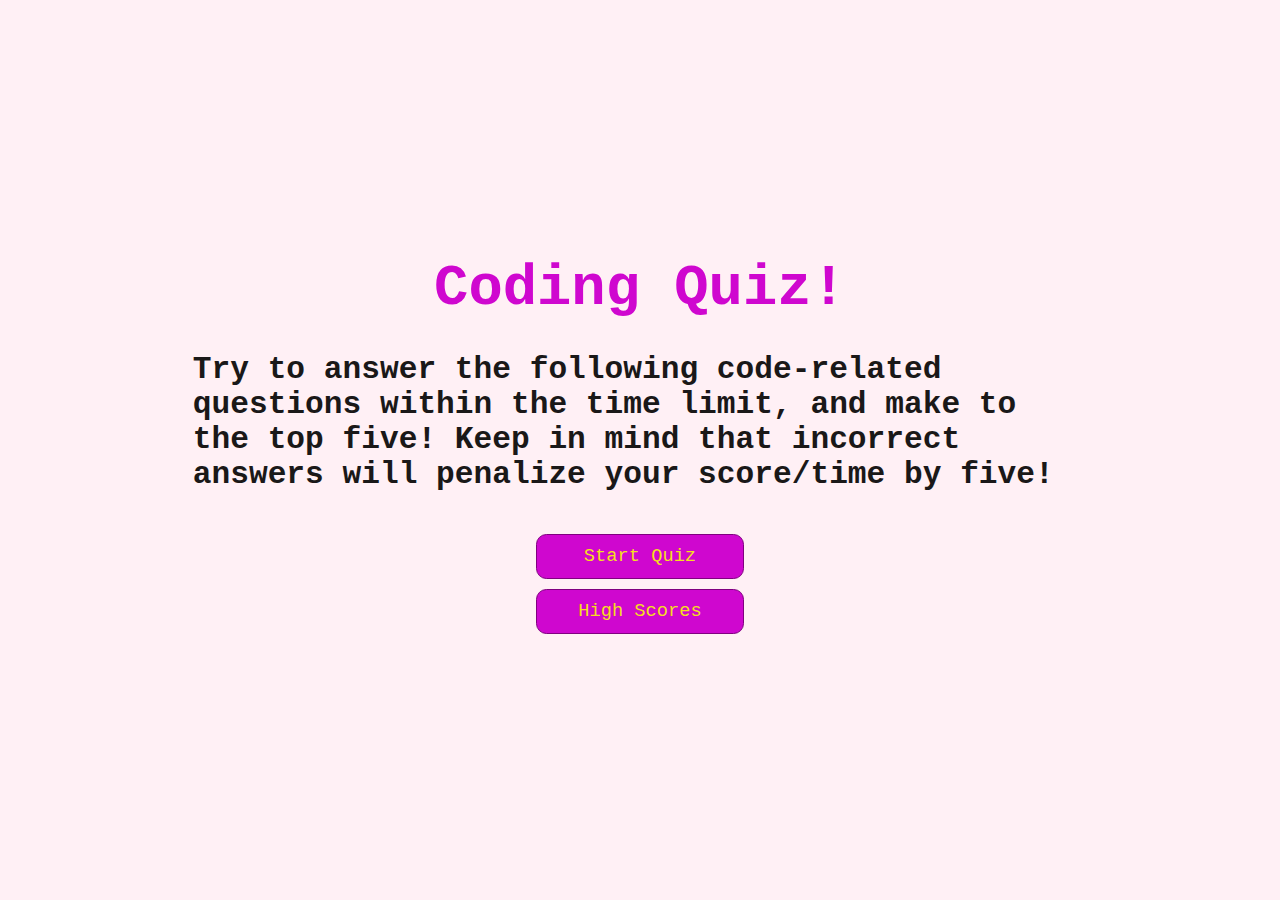
<file: index.html>
<!DOCTYPE html>
<html lang="en">
<head>
  <meta charset="UTF-8">
  <meta http-equiv="X-UA-Compatible" content="IE=edge">
  <meta name="viewport" content="width=device-width, initial-scale=1.0">
  <link rel="stylesheet" href="./assets/css/style.css">
  <title>Code Quiz</title>
</head>
<body>
  <!-- flex container --> 
  <main class="container">
    <section id="home" class="flex-center flex-column">
      <h1>Coding Quiz!</h1>
      <p id="instructions">Try to answer the following code-related questions 
        within the time limit, and make to the top five! Keep in mind
        that incorrect answers will penalize your score/time by five!
      </p>
      <!-- links to other HTML pages styled as buttons -->
      <a class="btn" href="quiz-start.html">Start Quiz</a>
      <a class="btn" href="high-scores.html">High Scores</a>
    </section>
  </main>
</body>
</html>
</file>
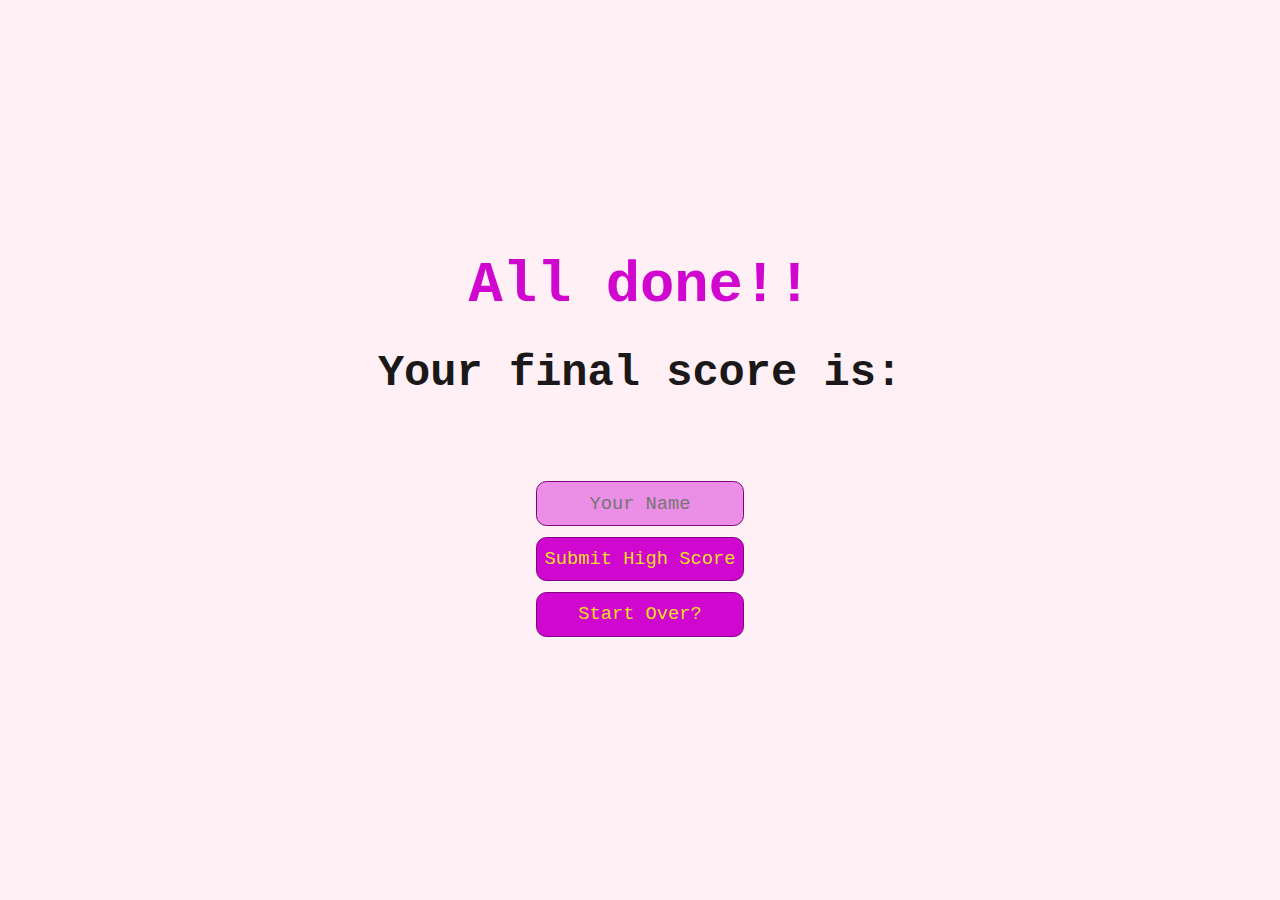
<file: end-game.html>
<!DOCTYPE html>
<html lang="en">
<head>
  <meta charset="UTF-8">
  <meta http-equiv="X-UA-Compatible" content="IE=edge">
  <meta name="viewport" content="width=device-width, initial-scale=1.0">
  <link rel="stylesheet" href="./assets/css/style.css">
  <title>End Game Page</title>
</head>
<body>
  <!-- flex container -->
  <main class="container">
    <section id="end" class="flex-center flex-column">
      <h1>All done!!</h1>
      <h2>Your final score is:</h2>
      <!-- final score -->
      <p class="yourFinalScore" id="finalScore"></p>
      <!-- form to hold user name and button to submit score -->
      <form>
        <input type="text" name="username" id="userName" placeholder="Your Name">
        <button type="submit" class="btn" id="saveScoreBtn" onclick="saveHighScore(event)" disabled>Submit High Score</button>
        <a href="index.html" class="btn">Start Over?</a>
      </form>
    </section>
  </main>
  <script src="./assets/js/end-game.js"></script>
</body>
</html>
</file>
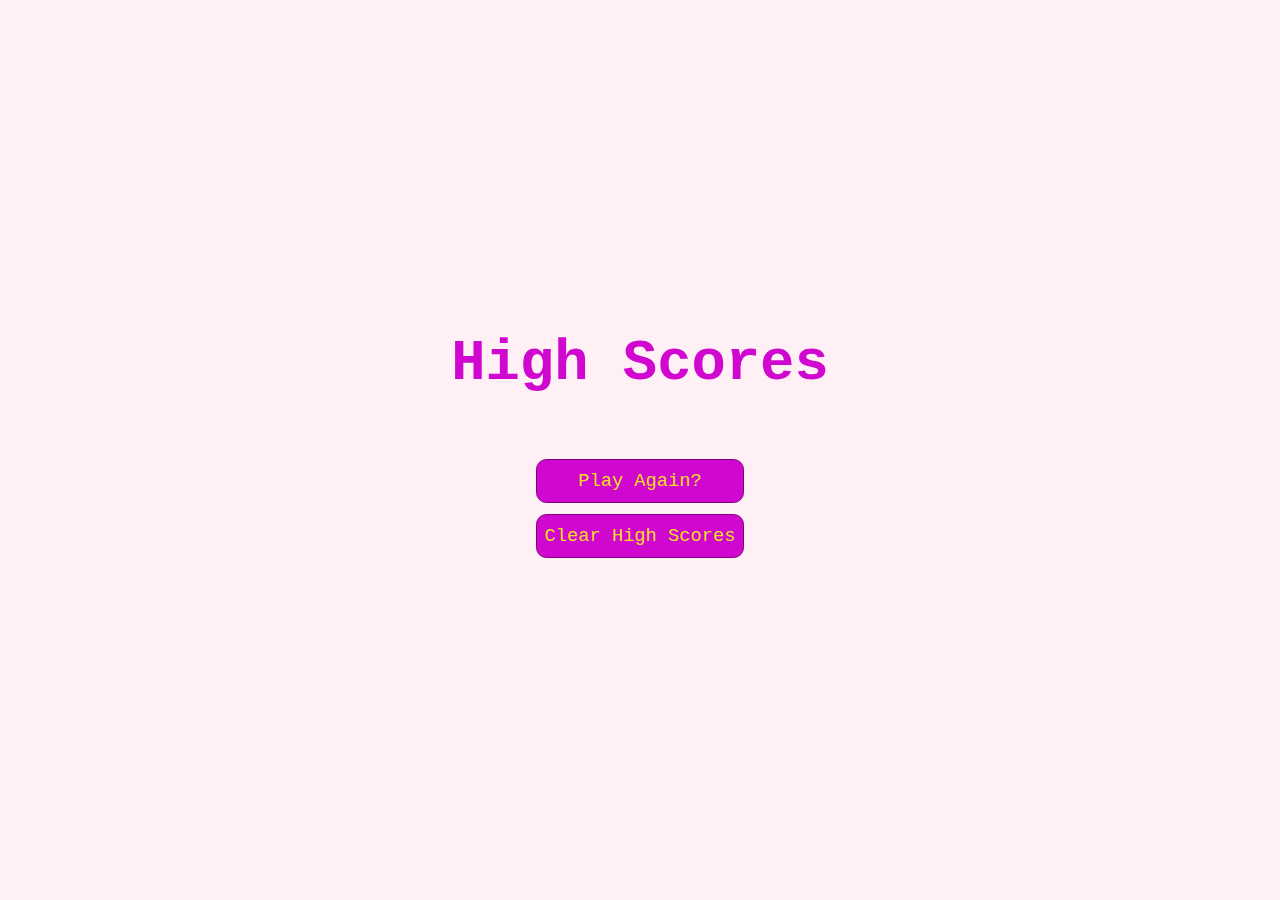
<file: high-scores.html>
<!DOCTYPE html>
<html lang="en">
<head>
  <meta charset="UTF-8">
  <meta http-equiv="X-UA-Compatible" content="IE=edge">
  <meta name="viewport" content="width=device-width, initial-scale=1.0">
  <link rel="stylesheet" href="./assets/css/style.css">
  <link rel="stylesheet" href="./assets/css/high-score.css">
  <title>High Scores Page</title>
</head>
<body>
  <!-- flex container -->
  <main class="container">
    <section id="highScores" class="flex-center flex-column">
      <h1 id="finalScore">High Scores</h1>
      <!-- unordered list to hold  high scores dynamically created in javascript -->
      <ul id="highScoresList"></ul>
      <a href="index.html" class="btn">Play Again?</a>
      <button type="submit" class="btn" id="clearScoresBtn" onclick="clearHighScore(event)">Clear High Scores</button>
    </section>
  </main>
  <script src="./assets/js/high-scores.js"></script>
</body>
</html>
</file>
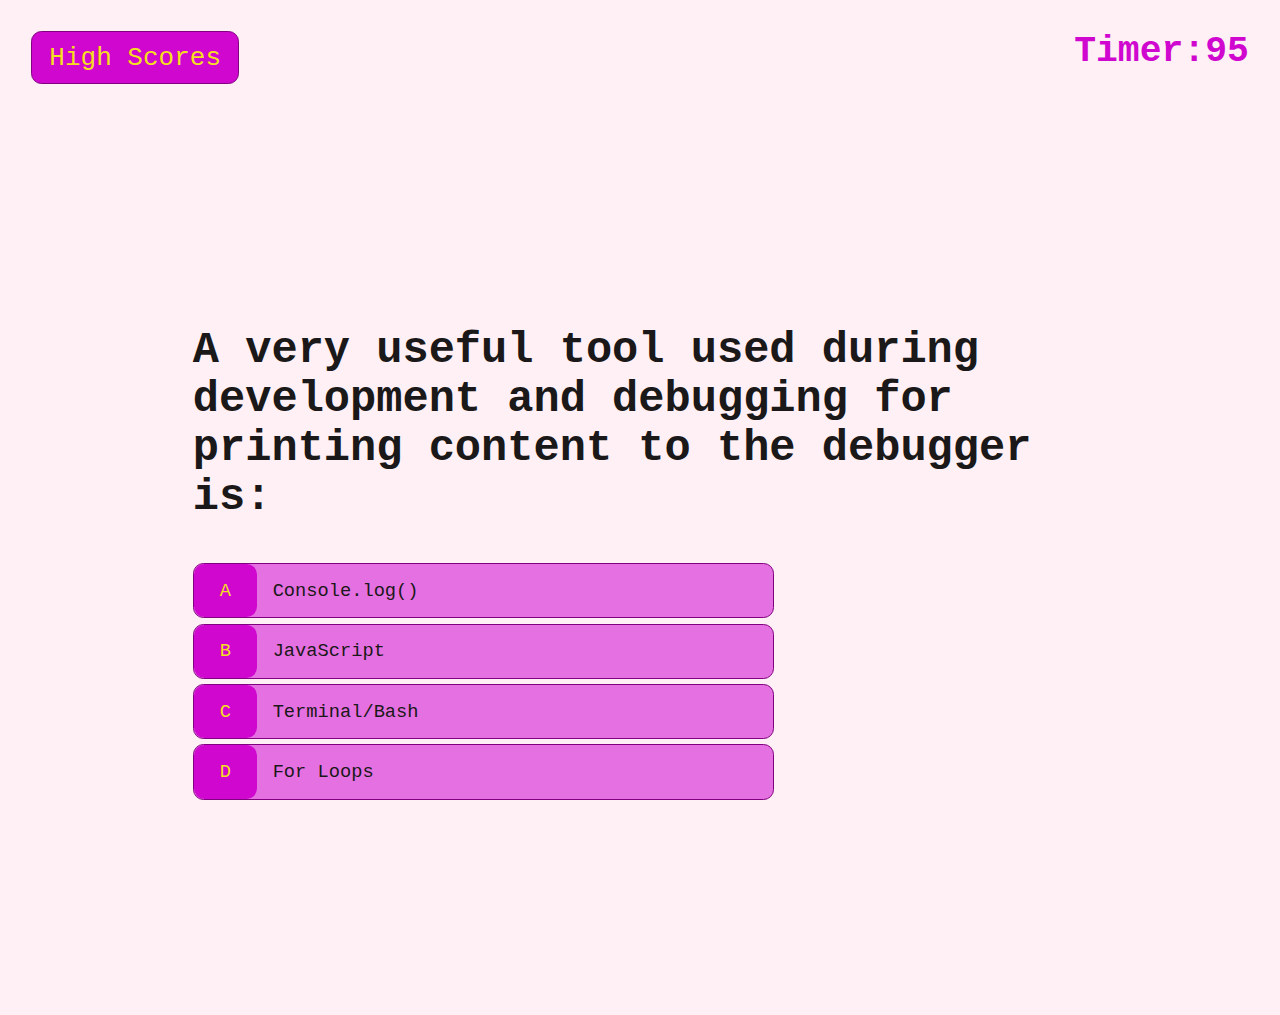
<file: quiz-start.html>
<!DOCTYPE html>
<html lang="en">
<head>
  <meta charset="UTF-8">
  <meta http-equiv="X-UA-Compatible" content="IE=edge">
  <meta name="viewport" content="width=device-width, initial-scale=1.0">
  <title>Quiz Start</title>
  <link rel="stylesheet" href="./assets/css/style.css">
  <link rel="stylesheet" href="./assets/css/quiz-start.css">
</head>
<body>
  <!-- Timer and High Scores Page Link as stylized button -->
  <header class="header">
  <a class="btn-quiz" href="high-scores.html">High Scores</a>
      <p id="timer-container"></p>
  </header>
  <!-- Flex container for question and answer from arrays -->
  <main class="container">
    <section id="game" class="justify-center flex-column">
      <h2 id="question">Question Example</h2>
      <!-- answer and tracking data number for correct/incorrect answers -->
      <article class="choices-container">
        <!-- prefix for matching array choices with answers -->
        <p class="choice-prefix">A</p>
        <p class="choice-text" data-number="1">Choice 1</p>
      </article>
      <article class="choices-container">
        <p class="choice-prefix">B</p>
        <p class="choice-text" data-number="2">Choice 2</p>
      </article>
      <article class="choices-container">
        <p class="choice-prefix">C</p>
        <p class="choice-text" data-number="3">Choice 3</p>
      </article>
      <article class="choices-container">
        <p class="choice-prefix">D</p>
        <p class="choice-text" data-number="4">Choice 4</p>
      </article>
    </section>
  </main>
  <script src="./assets/js/quiz-start.js"></script>
</body>
</html>
</file>
<file: assets/css/style.css>
/** Root background and font-size for rem **/
:root {
  background-color: lavenderblush; 
  font-size: 65%;
}

/**border box**/
* {
  box-sizing: border-box;
  font-family: 'Courier New', Courier, monospace;
  margin: 0;
  padding: 0;
  color: rgb(26, 24, 24);
}

/** default bottom for headings **/
h1,
h2,
h3,
h4 {
  margin-bottom: 1rem;
}

/** heading sizes and settings **/
h1 {
  font-size: 5.5rem;
  color: rgb(207, 7, 207);
  margin-bottom: 3rem;
}

h1 > span {
  font-size: 2.5rem;
  font-weight: 500;
}

h2 {
  font-size: 4.2rem;
  margin-bottom: 4rem;
  font-weight: 700;
}

h3 {
  font-size: 2.8rem;
  font-weight: 500;
}

/** Instructions **/
#instructions {
  font-size: 3rem;
  font-weight: 700;
  margin-bottom: 4rem;
}

/** containers & flex **/

.container {
  width: 100vw;
  height: 100vh;
  display: flex;
  justify-content: center;
  align-items: center;
  max-width: 90rem;
  margin: 0 auto;
  padding: 2rem;
}

/** all children can be styled horizontally **/
.container > * {
  width: 100%;
}

.flex-column {
  display: flex;
  flex-direction: column;
}

.flex-center {
  justify-content: center;
  align-items: center;
}

.justify-center {
  justify-content: center;
}

.text-center {
  text-align: center;
}

.hidden {
  display: none;
}

/** buttons **/

.btn {
  font-size: 1.8rem;
  padding: 1rem 0;
  width: 20rem;
  text-align: center;
  border: 0.1rem solid purple;
  border-radius: 1rem;
  margin-bottom: 1rem;
  text-decoration: none;
  color: rgb(245, 223, 30);
  background-color: rgb(207, 7, 207);
}
/** tranform alters position of btn(in this case on the y axis, 
transition controls the speed rate at which this happens **/

.btn:hover {
  cursor: pointer;
  box-shadow: 0 0.4rem 1.4rem 0 rgba(155, 28, 155, 0.616);
  transform: translateY(-0.1rem);
  transition: transform 150ms;
}

.btn[disabled]:hover {
  cursor: not-allowed;
  box-shadow: none;
  transform: none;
}

/** Forms **/

form {
  width: 100%;
  display: flex;
  flex-direction: column;
  align-items: center;
}

input {
  font-size: 1.8rem;
  padding: 1rem 0;
  width: 20rem;
  text-align: center;
  border: 0.1rem solid purple;
  border-radius: 1rem;
  margin-bottom: 1rem;
  text-decoration: none;
  color: rgb(207, 7, 207);
  background-color: rgba(207, 7, 207, 0.418);
}

input:hover {
  cursor: pointer;
  box-shadow: 0 0.4rem 1.4rem 0 rgba(155, 28, 155, 0.616);
  transform: translateY(-0.1rem);
  transition: transform 150ms;
}

/** Stylize the final score output **/
.yourFinalScore {
  font-size: 5.5rem;
  color: rgb(207, 7, 207);
  margin-bottom: 4rem;
}
</file>
<file: assets/css/high-score.css>
/** take out bullet points **/
#highScoresList {
  list-style: none; 
  padding-left: 0;
  margin-bottom: 3rem;
}

/** high score list style **/
.high-score {
  font-size: 1.8rem;
  padding: 1rem 0;
  width: 20rem;
  text-align: center;
  border: 0.1rem solid purple;
  border-radius: 1rem;
  margin-bottom: 1rem;
  text-decoration: none;
  color: rgb(207, 7, 207);
  background-color: rgba(207, 7, 207, 0.418);
}

.high-score:hover {
  cursor: pointer;
  box-shadow: 0 0.4rem 1.4rem 0 rgba(155, 28, 155, 0.616);
  transform: translateY(-0.1rem);
  transition: transform 150ms;
}
</file>
<file: assets/css/quiz-start.css>
/** flex and spacing for the timer and high score link **/ 
header {
  display: flex;
  justify-content: space-between;
  padding: 1rem;
}

/** high-score-page link button **/
.btn-quiz {
  font-size: 2.5rem;
  padding: 1rem;
  width: 20rem;
  text-align: center;
  border: 0.1rem solid purple;
  border-radius: 1rem;
  margin: 2rem;
  text-decoration: none;
  color: rgb(245, 223, 30);
  background-color: rgb(207, 7, 207);
}

.btn-quiz:hover {
  cursor: pointer;
  box-shadow: 0 0.4rem 1.4rem 0 rgba(155, 28, 155, 0.616);
  transform: translateY(-0.1rem);
  transition: transform 150ms;

}

/** timer **/
#timer-container {
  font-size: 3.5rem;
  font-weight: 700;
  margin: 2rem;
  color: rgb(207, 7, 207);
}

/** answer buttons styling **/
.choices-container {
  display: flex;
  margin-bottom: 0.5rem;
  width: 65%;
  font-size: 1.8rem;
  border: 0.1rem solid purple;
  border-radius: 1rem;
  background-color: rgba(207, 7, 207, 0.548);
}

.choices-container:hover {
  cursor: pointer;
  box-shadow: 0 0.4rem 1.4rem 0 rgba(155, 28, 155, 0.616);
  transform: translateY(-0.1rem);
  transition: transform 150ms;
}

.choice-prefix {
  padding: 1.5rem 2.5rem;
  background-color: rgb(207, 7, 207);
  border-radius: 1rem;
  color: rgb(245, 223, 30);
}

.choice-text {
  padding: 1.5rem;
  width: 100%;
}
/** green background for correct answer **/
.correct {
  background-color: rgba(28, 200, 28, 0.74);
}
/** red background for incorrect **/
.incorrect {
  background-color: rgba(246, 2, 2, 0.753);
}
</file>
